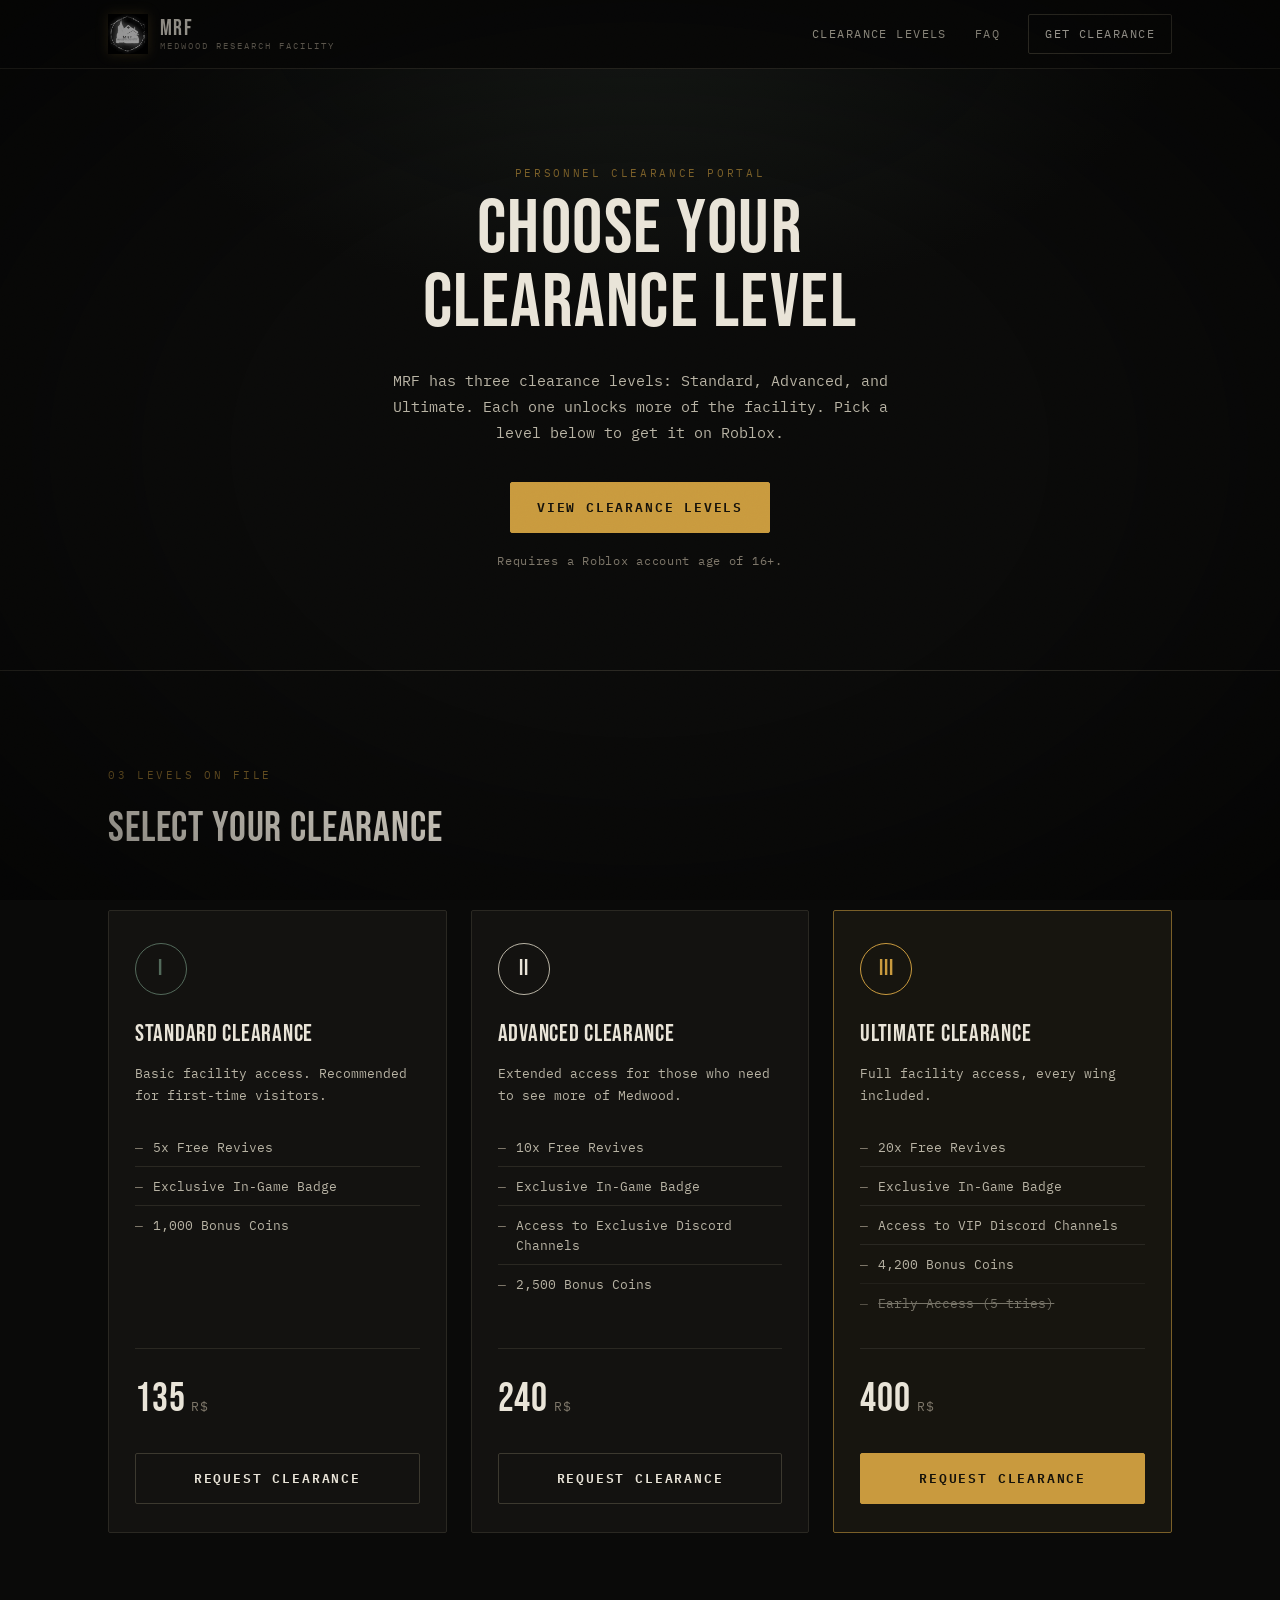
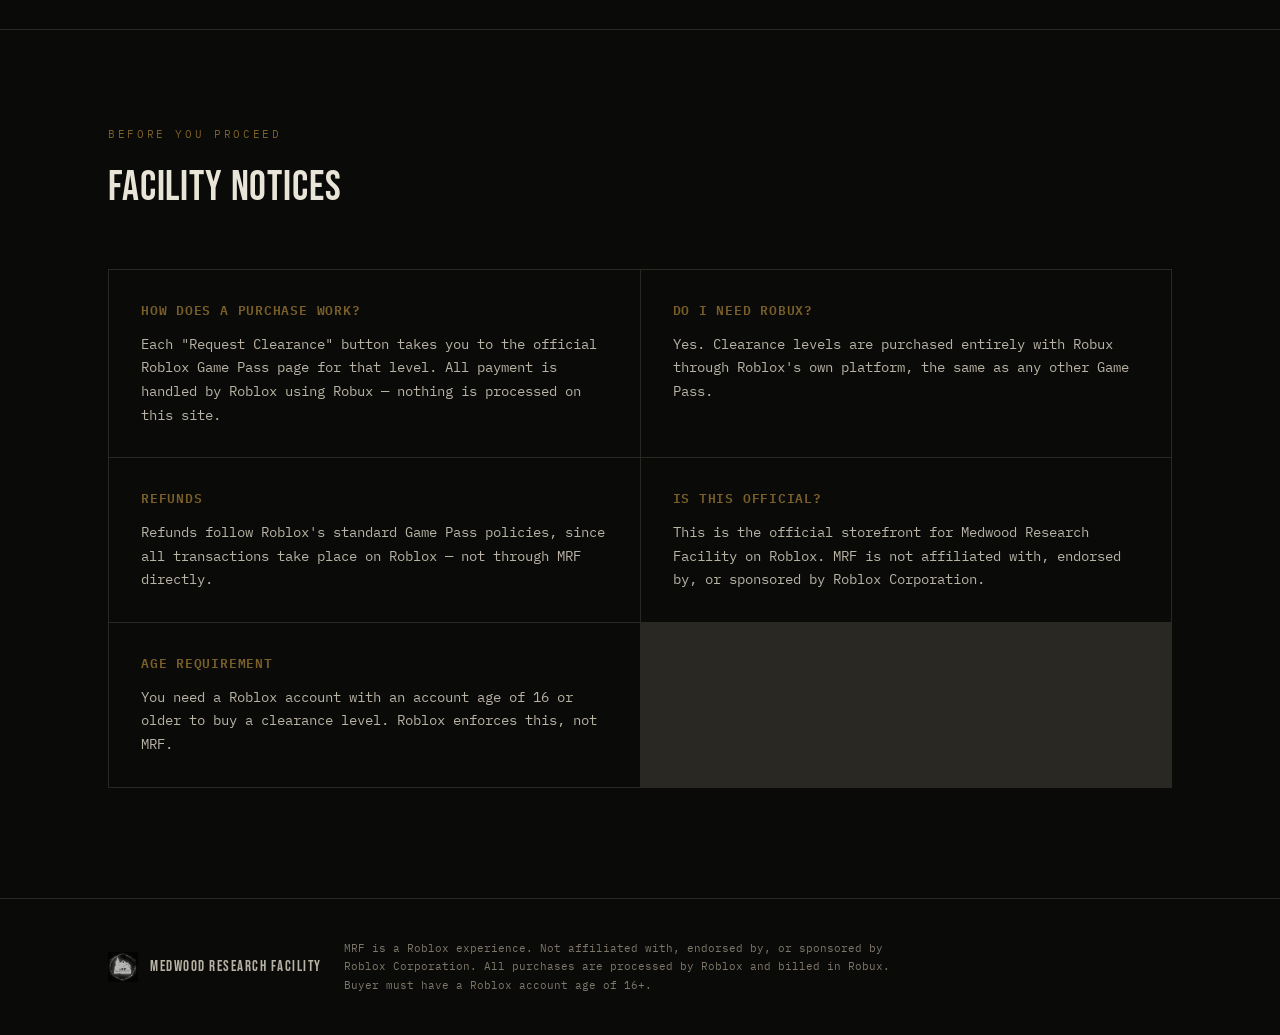
<file: index.html>
<!DOCTYPE html>
<html lang="en">
<head>
<meta charset="UTF-8">
<meta name="viewport" content="width=device-width, initial-scale=1.0">
<title>MRF — Medwood Research Facility | Clearance Portal</title>
<meta name="description" content="Official clearance portal for Medwood Research Facility. Purchase personnel clearance levels.">
<meta name="google-site-verification" content="SNJkA3JA1Sz6ZwSgwbYdS4C0MyF1c39mXp9Ixiq8RqE" />
<link rel="icon" href="assets/Screenshot_2026-06-11_193410.png">
<link rel="preconnect" href="https://fonts.googleapis.com">
<link rel="preconnect" href="https://fonts.gstatic.com" crossorigin>
<link href="https://fonts.googleapis.com/css2?family=Bebas+Neue&family=IBM+Plex+Mono:wght@400;500;600&display=swap" rel="stylesheet">
<link rel="stylesheet" href="styles.css">
</head>
<body>

<div class="grain"></div>

<header class="site-header">
  <div class="wrap header-inner">
    <a href="#top" class="brand">
      <img src="assets/Screenshot_2026-06-11_193410.png" alt="Medwood Research Facility seal" class="brand-mark">
      <span class="brand-text">
        <span class="brand-code">MRF</span>
        <span class="brand-sub">MEDWOOD RESEARCH FACILITY</span>
      </span>
    </a>
    <nav class="site-nav">
      <a href="#levels">Clearance Levels</a>
      <a href="#faq">FAQ</a>
      <a href="#levels" class="nav-cta">Get Clearance</a>
    </nav>
  </div>
</header>

<main id="top">

  <section class="hero">
    <div class="wrap hero-inner">
      <p class="eyebrow eyebrow-hero">Personnel Clearance Portal</p>
      <h1 class="hero-title">CHOOSE YOUR<br>CLEARANCE&nbsp;LEVEL</h1>
      <p class="hero-copy">
        MRF has three clearance levels: Standard, Advanced, and Ultimate. Each one unlocks more
        of the facility. Pick a level below to get it on Roblox.
      </p>
      <a href="#levels" class="btn btn-amber">View Clearance Levels</a>
      <p class="hero-note">Requires a Roblox account age of 16+.</p>
    </div>
  </section>

  <section class="levels" id="levels">
    <div class="wrap">
      <p class="eyebrow">03 LEVELS ON FILE</p>
      <h2 class="section-title">Select Your Clearance</h2>

      <div class="level-grid">

        <article class="level-card level-i">
          <div class="level-badge">
            <span class="level-num">I</span>
          </div>
          <h3 class="level-name">Standard Clearance</h3>
          <p class="level-desc">Basic facility access. Recommended for first-time visitors.</p>
          <ul class="level-perks">
            <li>5x Free Revives</li>
            <li>Exclusive In-Game Badge</li>
            <li>1,000 Bonus Coins</li>
          </ul>
          <div class="level-price">
            <span class="price-amount">135</span>
            <span class="price-unit">R$</span>
          </div>
          <a href="https://www.roblox.com/game-pass/1939172354" target="_blank" rel="noopener" class="btn btn-outline">
            Request Clearance
          </a>
        </article>

        <article class="level-card level-ii">
          <div class="level-badge">
            <span class="level-num">II</span>
          </div>
          <h3 class="level-name">Advanced Clearance</h3>
          <p class="level-desc">Extended access for those who need to see more of Medwood.</p>
          <ul class="level-perks">
            <li>10x Free Revives</li>
            <li>Exclusive In-Game Badge</li>
            <li>Access to Exclusive Discord Channels</li>
            <li>2,500 Bonus Coins</li>
          </ul>
          <div class="level-price">
            <span class="price-amount">240</span>
            <span class="price-unit">R$</span>
          </div>
          <a href="https://www.roblox.com/game-pass/1936496942" target="_blank" rel="noopener" class="btn btn-outline">
            Request Clearance
          </a>
        </article>

        <article class="level-card level-iii">
          <div class="level-badge">
            <span class="level-num">III</span>
          </div>
          <h3 class="level-name">Ultimate Clearance</h3>
          <p class="level-desc">Full facility access, every wing included.</p>
          <ul class="level-perks">
            <li>20x Free Revives</li>
            <li>Exclusive In-Game Badge</li>
            <li>Access to VIP Discord Channels</li>
            <li>4,200 Bonus Coins</li>
            <li class="perk-struck"><s>Early Access (5 tries)</s></li>
          </ul>
          <div class="level-price">
            <span class="price-amount">400</span>
            <span class="price-unit">R$</span>
          </div>
          <a href="https://www.roblox.com/game-pass/1935076317" target="_blank" rel="noopener" class="btn btn-amber">
            Request Clearance
          </a>
        </article>

      </div>
    </div>
  </section>

  <section class="faq" id="faq">
    <div class="wrap">
      <p class="eyebrow">BEFORE YOU PROCEED</p>
      <h2 class="section-title">Facility Notices</h2>

      <div class="faq-grid">
        <div class="faq-item">
          <h3>How does a purchase work?</h3>
          <p>Each "Request Clearance" button takes you to the official Roblox Game Pass page for
          that level. All payment is handled by Roblox using Robux — nothing is processed on this
          site.</p>
        </div>
        <div class="faq-item">
          <h3>Do I need Robux?</h3>
          <p>Yes. Clearance levels are purchased entirely with Robux through Roblox's own
          platform, the same as any other Game Pass.</p>
        </div>
        <div class="faq-item">
          <h3>Refunds</h3>
          <p>Refunds follow Roblox's standard Game Pass policies, since all transactions take
          place on Roblox — not through MRF directly.</p>
        </div>
        <div class="faq-item">
          <h3>Is this official?</h3>
          <p>This is the official storefront for Medwood Research Facility on Roblox. MRF is not
          affiliated with, endorsed by, or sponsored by Roblox Corporation.</p>
        </div>
        <div class="faq-item">
          <h3>Age requirement</h3>
          <p>You need a Roblox account with an account age of 16 or older to buy a clearance
          level. Roblox enforces this, not MRF.</p>
        </div>
      </div>
    </div>
  </section>

</main>

<footer class="site-footer">
  <div class="wrap footer-inner">
    <div class="footer-brand">
      <img src="assets/Screenshot_2026-06-11_193410.png" alt="" class="footer-mark" aria-hidden="true">
      <span>MEDWOOD RESEARCH FACILITY</span>
    </div>
    <p class="footer-legal">
      MRF is a Roblox experience. Not affiliated with, endorsed by, or sponsored by Roblox
      Corporation. All purchases are processed by Roblox and billed in Robux. Buyer must have a
      Roblox account age of 16+.
    </p>
  </div>
</footer>

<script src="script.js"></script>
</body>
</html>
</file>
<file: styles.css>
/* ==========================================================================
   MRF — Medwood Research Facility
   Design tokens
   ========================================================================== */

:root {
  --bg:          #0a0a09;
  --bg-panel:    #131210;
  --bg-panel-2:  #17150f;
  --ink:         #e9e4d8;
  --ink-dim:     #b8b3a4;
  --muted:       #7d7669;
  --line:        #2a2822;
  --line-bright: #3c392f;

  --amber:       #c99a3e;
  --amber-dim:   #7a5f28;
  --teal:        #536a5b;
  --teal-dim:    #354238;
  --rust:        #8a3a34;
  --rust-dim:    #4a231f;

  --font-display: 'Bebas Neue', Impact, sans-serif;
  --font-body:    'IBM Plex Mono', 'Courier New', monospace;

  --radius: 2px;
}

/* ==========================================================================
   Reset / base
   ========================================================================== */

* { box-sizing: border-box; }

html { scroll-behavior: smooth; }

@media (prefers-reduced-motion: reduce) {
  html { scroll-behavior: auto; }
  *, *::before, *::after {
    animation-duration: 0.001ms !important;
    animation-iteration-count: 1 !important;
    transition-duration: 0.001ms !important;
  }
}

body {
  margin: 0;
  background: var(--bg);
  color: var(--ink);
  font-family: var(--font-body);
  font-size: 16px;
  line-height: 1.6;
  -webkit-font-smoothing: antialiased;
}

.wrap {
  max-width: 1120px;
  margin: 0 auto;
  padding: 0 28px;
}

a { color: inherit; }

img { max-width: 100%; display: block; }

h1, h2, h3 {
  font-family: var(--font-display);
  font-weight: 400;
  letter-spacing: 0.02em;
  margin: 0;
}

ul { margin: 0; padding: 0; list-style: none; }

:focus-visible {
  outline: 2px solid var(--amber);
  outline-offset: 3px;
}

/* Film grain overlay */
.grain {
  position: fixed;
  inset: 0;
  pointer-events: none;
  z-index: 999;
  opacity: 0.05;
  mix-blend-mode: overlay;
  background-image: url("data:image/svg+xml;utf8,<svg xmlns='http://www.w3.org/2000/svg' width='120' height='120'><filter id='n'><feTurbulence type='fractalNoise' baseFrequency='0.9' numOctaves='2' stitchTiles='stitch'/></filter><rect width='100%25' height='100%25' filter='url(%23n)'/></svg>");
}

/* Vignette */
body::before {
  content: "";
  position: fixed;
  inset: 0;
  pointer-events: none;
  z-index: 998;
  background: radial-gradient(ellipse at center, rgba(0,0,0,0) 45%, rgba(0,0,0,0.55) 100%);
}

/* ==========================================================================
   Buttons
   ========================================================================== */

.btn {
  display: inline-flex;
  align-items: center;
  justify-content: center;
  gap: 8px;
  padding: 14px 26px;
  font-family: var(--font-body);
  font-size: 13px;
  font-weight: 600;
  letter-spacing: 0.14em;
  text-transform: uppercase;
  text-decoration: none;
  border-radius: var(--radius);
  border: 1px solid transparent;
  cursor: pointer;
  transition: transform 0.15s ease, background 0.15s ease, border-color 0.15s ease;
}

.btn:hover { transform: translateY(-1px); }
.btn:active { transform: translateY(0); }

.btn-amber {
  background: var(--amber);
  color: #14110a;
  border-color: var(--amber);
}
.btn-amber:hover { background: #dcae52; }

.btn-outline {
  background: transparent;
  color: var(--ink);
  border-color: var(--line-bright);
}
.btn-outline:hover {
  border-color: var(--amber);
  color: var(--amber);
}

/* ==========================================================================
   Header
   ========================================================================== */

.site-header {
  position: sticky;
  top: 0;
  z-index: 500;
  background: rgba(10, 10, 9, 0.88);
  backdrop-filter: blur(6px);
  border-bottom: 1px solid var(--line);
}

.header-inner {
  display: flex;
  align-items: center;
  justify-content: space-between;
  padding-top: 14px;
  padding-bottom: 14px;
}

.brand {
  display: flex;
  align-items: center;
  gap: 12px;
  text-decoration: none;
  color: var(--ink);
}

.brand-mark {
  width: 40px;
  height: 40px;
  object-fit: contain;
  filter: drop-shadow(0 0 6px rgba(201, 154, 62, 0.25));
}

.brand-text {
  display: flex;
  flex-direction: column;
  line-height: 1.1;
}

.brand-code {
  font-family: var(--font-display);
  font-size: 22px;
  letter-spacing: 0.06em;
}

.brand-sub {
  font-size: 9px;
  letter-spacing: 0.22em;
  color: var(--muted);
}

.site-nav {
  display: flex;
  align-items: center;
  gap: 28px;
  font-size: 12px;
  letter-spacing: 0.12em;
  text-transform: uppercase;
}

.site-nav a {
  text-decoration: none;
  color: var(--ink-dim);
  transition: color 0.15s ease;
}
.site-nav a:hover { color: var(--amber); }

.nav-cta {
  padding: 9px 16px;
  border: 1px solid var(--line-bright);
  border-radius: var(--radius);
  color: var(--ink) !important;
}
.nav-cta:hover {
  border-color: var(--amber);
  color: var(--amber) !important;
}

/* ==========================================================================
   Hero
   ========================================================================== */

.hero {
  position: relative;
  padding: 96px 0 100px;
  border-bottom: 1px solid var(--line);
  background:
    radial-gradient(ellipse 900px 500px at 50% -10%, rgba(83, 106, 91, 0.16), transparent 60%),
    var(--bg);
  overflow: hidden;
}

.hero-inner {
  max-width: 720px;
  text-align: center;
  margin: 0 auto;
}

.eyebrow-hero {
  margin-bottom: 18px;
}

.hero-note {
  font-size: 12px;
  letter-spacing: 0.06em;
  color: var(--muted);
  margin: 18px 0 0;
}

.hero-title {
  font-size: clamp(44px, 8vw, 76px);
  line-height: 0.98;
  color: var(--ink);
  margin-bottom: 26px;
}

.hero-copy {
  color: var(--ink-dim);
  font-size: 15px;
  line-height: 1.75;
  max-width: 520px;
  margin: 0 auto 36px;
}

/* ==========================================================================
   Section shared
   ========================================================================== */

.eyebrow {
  font-size: 11px;
  letter-spacing: 0.24em;
  color: var(--amber-dim);
  margin: 0 0 10px;
  text-transform: uppercase;
}

.section-title {
  font-size: clamp(30px, 4vw, 42px);
  margin-bottom: 48px;
}

.levels {
  padding: 96px 0;
  border-bottom: 1px solid var(--line);
}

/* ==========================================================================
   Level cards
   ========================================================================== */

.level-grid {
  display: grid;
  grid-template-columns: repeat(3, 1fr);
  gap: 24px;
}

.level-card {
  position: relative;
  background: var(--bg-panel);
  border: 1px solid var(--line);
  border-radius: var(--radius);
  padding: 32px 26px 28px;
  display: flex;
  flex-direction: column;
  transition: border-color 0.2s ease, transform 0.2s ease;
}

.level-card:hover {
  transform: translateY(-4px);
  border-color: var(--line-bright);
}

.level-iii {
  background: var(--bg-panel-2);
  border-color: var(--amber-dim);
}

.level-badge {
  width: 52px;
  height: 52px;
  display: flex;
  align-items: center;
  justify-content: center;
  border: 1px solid var(--line-bright);
  border-radius: 50%;
  margin-bottom: 20px;
}

.level-i .level-badge  { border-color: var(--teal); }
.level-ii .level-badge { border-color: var(--ink-dim); }
.level-iii .level-badge{ border-color: var(--amber); }

.level-num {
  font-family: var(--font-display);
  font-size: 22px;
  letter-spacing: 0.05em;
}

.level-i .level-num  { color: var(--teal); }
.level-iii .level-num{ color: var(--amber); }

.level-name {
  font-size: 24px;
  letter-spacing: 0.03em;
  margin-bottom: 10px;
}

.level-desc {
  font-size: 13px;
  color: var(--ink-dim);
  line-height: 1.65;
  margin: 0 0 22px;
}

.level-perks {
  margin-bottom: 26px;
  flex-grow: 1;
}

.level-perks li {
  font-size: 12.5px;
  color: var(--ink-dim);
  padding: 9px 0;
  border-top: 1px solid var(--line);
  padding-left: 18px;
  position: relative;
}
.level-perks li:first-child { border-top: none; }

.level-perks li::before {
  content: "—";
  position: absolute;
  left: 0;
  color: var(--muted);
}

.perk-struck {
  color: var(--muted);
  opacity: 0.6;
}

.level-price {
  display: flex;
  align-items: baseline;
  gap: 6px;
  margin-bottom: 22px;
  padding-top: 18px;
  border-top: 1px solid var(--line);
}

.price-amount {
  font-family: var(--font-display);
  font-size: 40px;
  letter-spacing: 0.02em;
  color: var(--ink);
}

.price-unit {
  font-size: 13px;
  letter-spacing: 0.08em;
  color: var(--muted);
  text-transform: uppercase;
}

.level-card .btn { width: 100%; }

/* ==========================================================================
   FAQ
   ========================================================================== */

.faq {
  padding: 96px 0 110px;
}

.faq-grid {
  display: grid;
  grid-template-columns: repeat(2, 1fr);
  gap: 1px;
  background: var(--line);
  border: 1px solid var(--line);
}

.faq-item {
  background: var(--bg);
  padding: 30px 32px;
}

.faq-item h3 {
  font-family: var(--font-body);
  font-size: 13px;
  font-weight: 600;
  letter-spacing: 0.06em;
  text-transform: uppercase;
  color: var(--amber-dim);
  margin-bottom: 12px;
}

.faq-item p {
  font-size: 13.5px;
  color: var(--ink-dim);
  line-height: 1.75;
  margin: 0;
}

/* ==========================================================================
   Footer
   ========================================================================== */

.site-footer {
  padding: 40px 0;
  border-top: 1px solid var(--line);
}

.footer-inner {
  display: flex;
  align-items: center;
  gap: 22px;
}

.footer-mark {
  width: 30px;
  height: 30px;
  object-fit: contain;
  opacity: 0.7;
  flex-shrink: 0;
}

.footer-brand {
  display: flex;
  align-items: center;
  gap: 12px;
  font-family: var(--font-display);
  font-size: 15px;
  letter-spacing: 0.1em;
  color: var(--ink-dim);
  flex-shrink: 0;
}

.footer-legal {
  font-size: 11px;
  color: var(--muted);
  line-height: 1.7;
  margin: 0;
  max-width: 560px;
}

/* ==========================================================================
   Responsive
   ========================================================================== */

@media (max-width: 860px) {
  .level-grid { grid-template-columns: 1fr; }
  .faq-grid { grid-template-columns: 1fr; }
  .site-nav a:not(.nav-cta) { display: none; }
  .footer-inner { flex-direction: column; text-align: center; }
}

@media (max-width: 480px) {
  .hero { padding: 70px 0 70px; }
}
</file>
